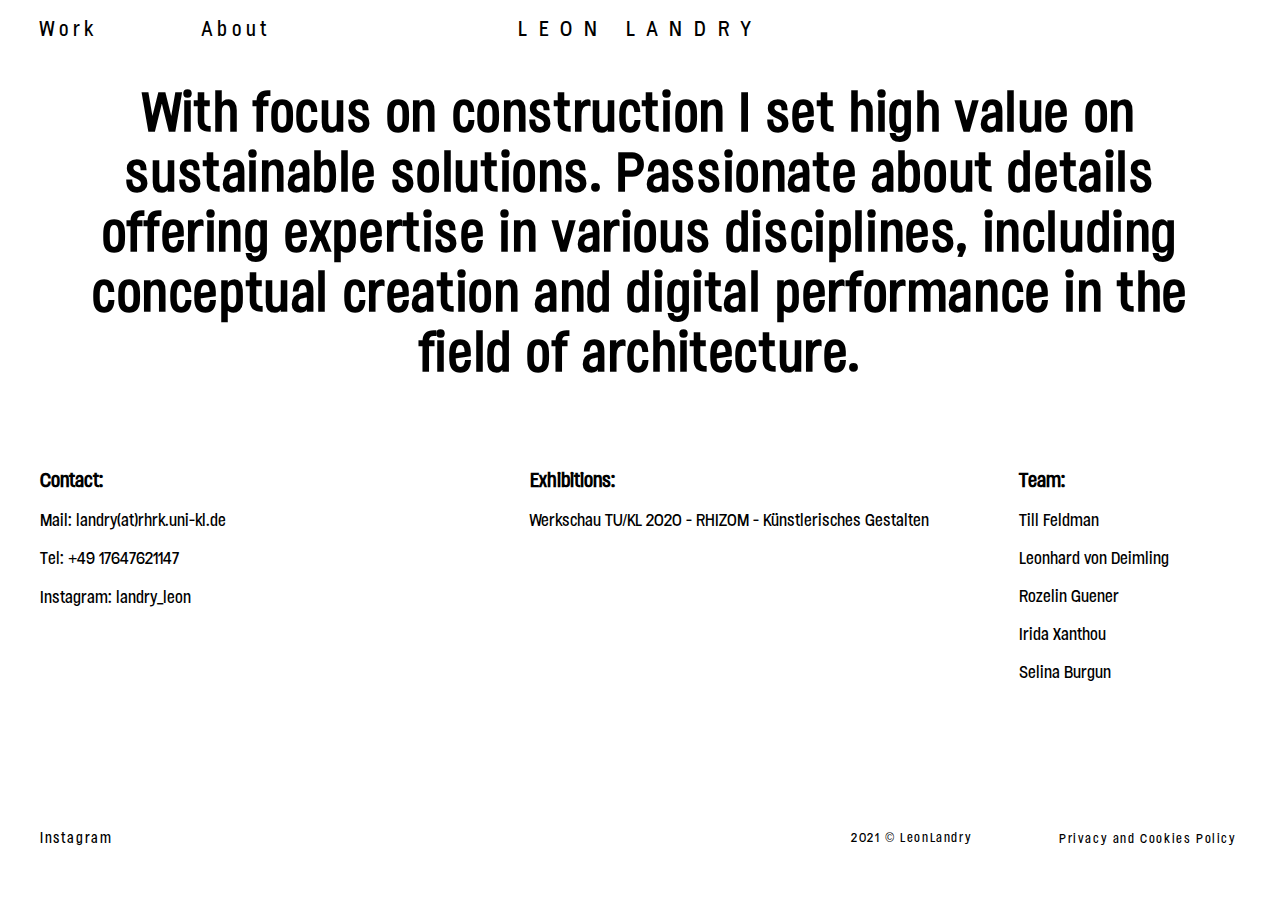
<file: about.html>
<!DOCTYPE html>
<html lang="en">
<head>
  <meta charset="utf-8" />
  <meta name="viewport" content="width=device-width,initial-scale=1.0">
  <title>Leon Landry | About</title>
  <link rel="shortcut icon" href="/img/favicon2.png">
  <link rel="apple-touch-icon" href="apple-touch-icon.png">
  <link rel="shortcut icon" href="touch-icon-android.png" sizes="196x196">
  <link rel="stylesheet" href="CSS/main.css">  
</head>
<body>

<body class="bodyclass" id="bodyid">

<header class="header">

     <p class="header-title">
      <a href="https://leonlandry.com/index.html"><span>Leon Landry</span></a>
    </p>
  <a class="menu-toggle" id="menu-toggle" href="#menu">Menu
    <p class="menupoint" id="menupointid"></p> 
  </a>
<nav class="menu" id="navMenu">
  <ul id="nav-ul">
    <li class="menu-item">
      <a rel="work" href="https://leonlandry.com/allprojects.html">Work</a>
    </li>
    <li class="menu-item">
      <a rel="about" href="https://leonlandry.com/about.html">About</a>
    </li>
  </ul>
  <address id="address" class="studio-address-on-mobile">
    <div class="text typo-sans typo-medium">
      <p>
        Leon Landry<br>
        Glockenstrasse 67  <span class="menu-bullet"></span><br>
        Kaiserslautern <span class="menu-bullet"></span> 
      </p>
      <p>
        <a href="tel:+">+4917647621147</a><br>
        <a href="landry(at)rhrk.uni-kl.de">landry(at)rhrk.uni-kl.de</a>
        <br> DE / ES / EN
      </p>
      <p>
        <a href="https://instagram.com/landry_leon" target="_blank">Instagram</a>
      </p>
    </div>
  </address>
</nav>
  </header>
<div class="about">
  <div class="internalabout">
    <h2>
    With focus on construction I set high value on sustainable solutions.
    Passionate about details offering expertise in various disciplines, including conceptual creation and digital performance in the field of architecture.
    </h2>
  </div>
</div>
<div class="holdingcontainer">
  <div class="internalcontainerA"></p><br> 
    <h3>Contact:</h3><br>
    <p class="studiolist">Mail: landry(at)rhrk.uni-kl.de</p><br>
    <p class="studiolist">Tel: +49 17647621147</p><br>
    <p class="studiolist">Instagram: landry_leon</p><br>
  </div>
  <div class="internalcontainerL"> 
    <p class="headline"></p><br> 
  <h3>Exhibitions:</h3><br>
   <a href="https://leonlandry.com/rhizom.html" class="studiolist">Werkschau TU/KL 2020 - RHIZOM - Künstlerisches Gestalten</a><br>
  </div>
  <div class="internalcontainerR">
    <p class="headline"></p><br> 
  <h3>Team:</h3><br>
   <a href="https://leonlandry.com/team.html" class="studiolist"><p>Till Feldman</p></a><br>
   <a href="https://leonlandry.com/team.html" class="studiolist"><p>Leonhard von Deimling</p></a><br>
   <a href="https://leonlandry.com/team.html" class="studiolist"><p>Rozelin Guener</p></a><br>
   <a href="https://leonlandry.com/team.html" class="studiolist"><p>Irida Xanthou</p></a><br>
   <a href="https://leonlandry.com/team.html" class="studiolist"><p>Selina Burgun</p></a><br>
  </div>
</div>
</body>
<footer>
    <p class="instagram">
    <a href="https://instagram.com/landry_leon" target="_blank">Instagram</a>
    </p>
    <p class="copyright">
    <a><span>2021 © LeonLandry</span></a>
    </p>
  <p class="privacy">
    <a href="https://leonlandry.com/Privacy.html">Privacy and Cookies Policy</a>
    </p>
  <button onclick="topFunction()" id="myBtn" class="mybtn" title="Go to top"></button> 
  </footer>
<script src="JS/script.js"></script>
</html>
</file>
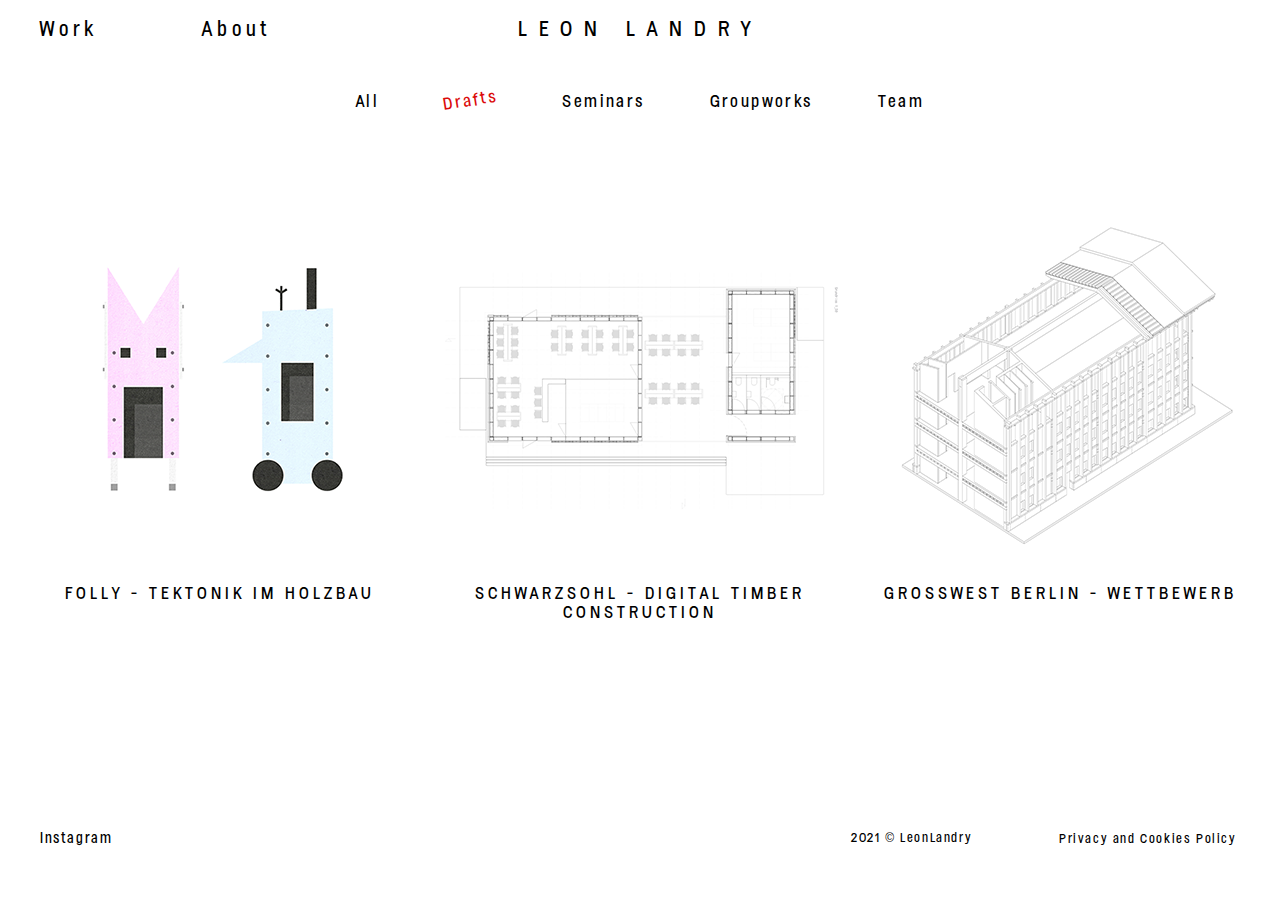
<file: drafts.html>
<!DOCTYPE html>
<html lang="en">
<head>
  <meta charset="utf-8" />
  <meta name="viewport" content="width=device-width,initial-scale=1.0">
  <title>Leon Landry | Drafts</title>
  <link rel="shortcut icon" href="/img/favicon2.png">
  <link rel="apple-touch-icon" href="apple-touch-icon.png">
  <link rel="shortcut icon" href="touch-icon-android.png" sizes="196x196">
  <link rel="stylesheet" href="CSS/main.css"> 
</head>
<body class="bodyclass" id="bodyid">
<header class="header" id="index">
     <p class="header-title">
      <a href="https://leonlandry.com/index.html"><span>Leon Landry</span></a>
    </p>
    <a class="menu-toggle" id="menu-toggle" href="#menu">Menu
    <p class="menupoint" id="menupointid"></p> 
  </a> <nav class="menu" id="navMenu">
  <ul id="nav-ul">
    <li class="menu-item">
      <a rel="work" href="https://leonlandry.com/allprojects.html">Work</a>
    </li>
    <li class="menu-item">
      <a rel="about" href="https://leonlandry.com/about.html">About</a>
    </li>
  </ul>
  <address id="address" class="on-mobile">
    <div>
      <p>
        Leon Landry<br>
        Glockenstrasse 67  <span class="bullet"></span><br>
        Kaiserslautern <span class="bullet"></span> 
      </p>
      <p>
        <a href="tel:+">+4917647621147</a><br>
        <a href="landry@rhrk.uni-kl.de">landry@rhrk.uni-kl.de</a>
        <br> DE / ES / EN
      </p>
      <p>
        <a href="https://instagram.com/landry_leon" target="_blank">Instagram</a>
      </p>
    </div>
  </address>
</nav>
  </header>
  <main>
    <ul class="workclass" id="workclass">
      <li class="menu-item">
        <a rel="video" href="https://leonlandry.com/allprojects.html">All</a>
      </li>
      <li class="activePage">
        <a rel="video" href="https://leonlandry.com/drafts.html">Drafts</a>
      </li>
      <li class="menu-item">
        <a rel="magazines" href="https://leonlandry.com/seminars.html">Seminars</a>
      </li>
      <li class="menu-item">
        <a rel="studio" href="https://leonlandry.com/groupworks.html">Groupworks</a>
      </li>
      <li class="menu-item">
        <a rel="studio" href="https://leonlandry.com/Team.html">Team</a>
      </li>
    </ul>
  </main>
</body>
    <div class="project-list">
      
            <figure class="project" data-size="1x2">
        <a href="https://leonlandry.com/folly.html">
        <p class="project-image">
          <picture>
    
            <!-- SIZES PICTURES ADJUST -->
            <source media="(min-width: 2000px)" srcset="IMG/ENTWURF_2/folly_front_1000x1000.png">
            <source media="(min-width: 1300px)" srcset="IMG/ENTWURF_2/folly_front_500x500.png">
            <source media="(min-width: 400px)" srcset="IMG/ENTWURF_2/folly_front_396x396.png">
        
                <source srcset="IMG/ENTWURF_2/folly_front_396x396.png">
        
          <!-- IMAGE FALLBACK in case picture element is not supported -->
          <img src="IMG/ENTWURF_2/folly_front_396x396.png" class="hover-shadow preview" alt="">
          </picture>
        </p>
        <figcaption class="project-info">
          <p>FOLLY - TEKTONIK IM HOLZBAU</p>
          </figcaption>
        </a>
      </figure>
      
      <figure class="project" data-size="1x2">
        <a href="https://leonlandry.com/schwarzsohl.html">
        <p class="project-image">
         <picture>
            <!-- SIZES PICTURES ADJUST -->
            <source media="(min-width: 2000px)" srcset="IMG\ENTWURF_1.0\Schwarzsohl_cover_1000.png">
            <source media="(min-width: 1300px)" srcset="IMG\ENTWURF_1.0\Schwarzsohl_cover_500.png">
            <source media="(min-width: 400px)" srcset="IMG\ENTWURF_1.0\Schwarzsohl_cover_396.png">
        
                <source srcset="IMG\ENTWURF_1.0\Schwarzsohl_cover_396.png">
        
          <!-- IMAGE FALLBACK in case picture element is not supported -->
          <img src="IMG\ENTWURF_1.0\Schwarzsohl_cover_396.png" class="hover-shadow preview" alt="">
          </picture>
        </p>
        <figcaption class="project-info">
          <p>SCHWARZSOHL - DIGITAL TIMBER CONSTRUCTION</p>
          </figcaption>
        </a>
      </figure>

      <figure class="project" data-size="1x2">
        <a href="https://leonlandry.com/groswest.html">
        <p class="project-image">
          <picture>
  
            <!-- SIZES PICTURES ADJUST -->
            <source media="(min-width: 2000px)" srcset="IMG/ENTWURF_1/schnittaxo_groswest_x1000.png">
            <source media="(min-width: 1300px)" srcset="IMG/ENTWURF_1/schnittaxo_groswest_x500.png">
            <source media="(min-width: 400px)" srcset="IMG/ENTWURF_1/schnittaxo_groswest_x396.png">
        
                <source srcset="IMG/ENTWURF_1/schnittaxo_groswest_x396.png">
        
          <!-- IMAGE FALLBACK in case picture element is not supported -->
          <img src="IMG/ENTWURF_1/schnittaxo_groswest_x396.png" class="hover-shadow preview" alt="">
          </picture> 
        </p>
        <figcaption class="project-info">
          <p>GROSSWEST BERLIN - WETTBEWERB</p>
          </figcaption>
        </a>
      </figure>
    </div>
<footer>
    <p class="instagram">
    <a href="https://instagram.com/landry_leon" target="_blank">Instagram</a>
    </p>
    <p class="copyright">
    <a><span>2021 © LeonLandry</span></a>
    </p>
    <p class="privacy">
      <a href="Privacy.html">Privacy and Cookies Policy</a>
      </p>
  <button onclick="topFunction()" id="myBtn" class="mybtn" title="Go to top"></button> 
  </footer>
  <script src="JS/script.js"></script>
</html>
</file>
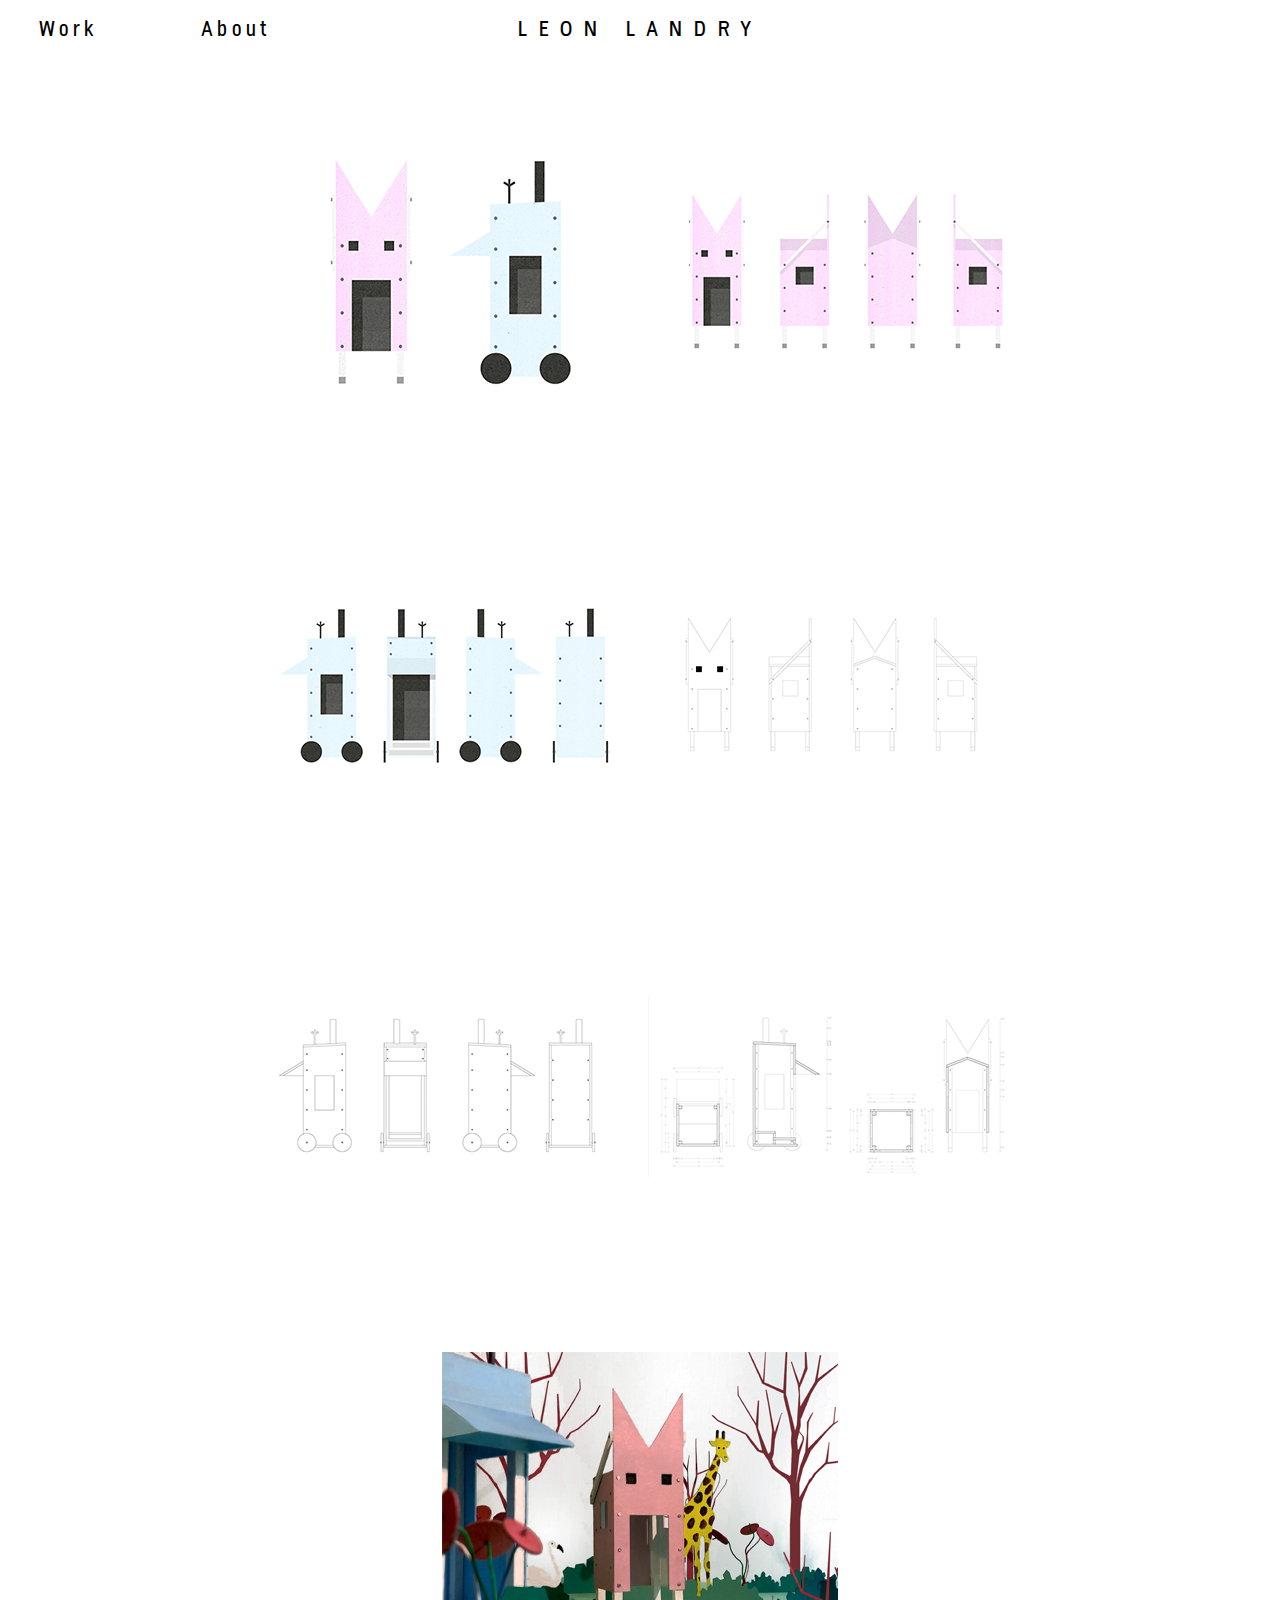
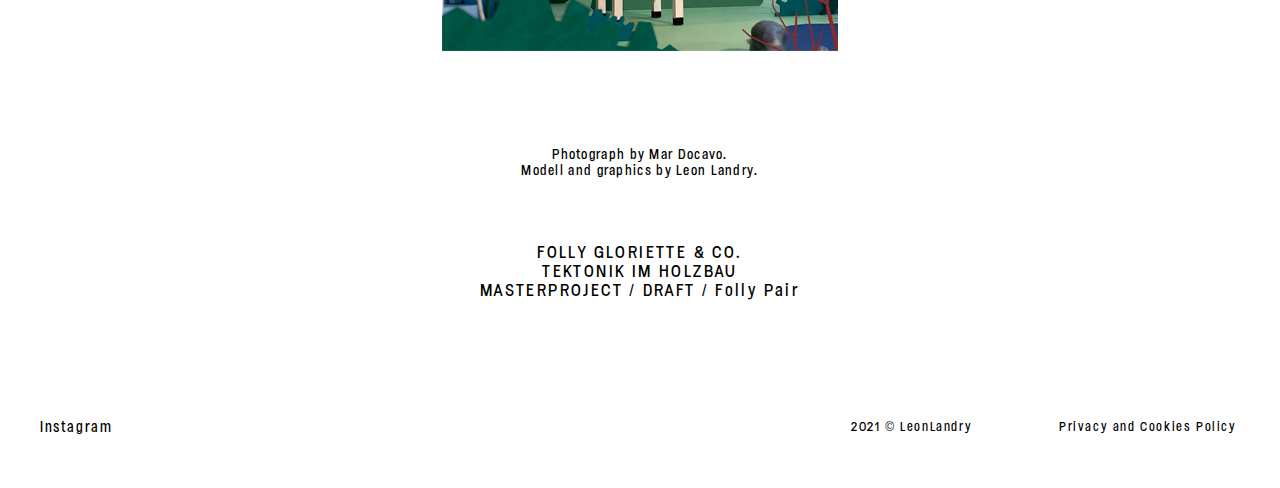
<file: folly.html>
<!DOCTYPE html>
<html lang="en">
<head>
  <meta charset="utf-8" />
  <meta name="viewport" content="width=device-width,initial-scale=1.0">
  <title>Leon Landry | Folly</title>
  <link rel="shortcut icon" href="/img/favicon2.png">
  <link rel="apple-touch-icon" href="apple-touch-icon.png">
  <link rel="shortcut icon" href="touch-icon-android.png" sizes="196x196">
  <link rel="stylesheet" href="CSS/main.css">  
  <link rel="stylesheet" href="CSS/gallery.css"> 
  <script src="JS/gallery.js"></script>
</head>
<body class="bodyclass" id="bodyid">
<!-- HEADER -->
<header class="header">

     <p class="header-title" id="headerid">
      <a href="https://leonlandry.com/index.html"><span>Leon Landry</span></a>
    </p> 
  <a class="menu-toggle" id="menu-toggle" href="#menu">Menu
    <p class="menupoint" id="menupointid"></p> 
  </a>
<nav class="menu" id="navMenu">
  <ul id="nav-ul">
    <li class="menu-item">
      <a rel="work" href="https://leonlandry.com/allprojects.html">Work</a>
    </li>
    <li class="menu-item">
      <a rel="about" href="https://leonlandry.com/about.html">About</a>
    </li>
  </ul>
  <address id="address" class="on-mobile">
    <div>
      <p>
        Leon Landry<br>
        Glockenstrasse 67  <span class="bullet"></span><br>
        Kaiserslautern <span class="bullet"></span> 
      </p>
      <p>
        <a href="tel:+">+4917647621147</a><br>
        <a href="landry@rhrk.uni-kl.de">landry@rhrk.uni-kl.de</a>
        <br> DE / ES / EN
      </p>
      <p>
        <a href="https://instagram.com/landry_leon" target="_blank">Instagram</a>
      </p>
    </div>
  </address>
</nav>
  </header>
<body>
<!-- ALL PICTURES -->
  <div id="rowid" class="row">
<!-- 1. Picture -->
    <div class="col" onclick="openLightbox();toSlide(1)">
    <picture>

    <!-- SIZES PICTURES ADJUST -->
    <source media="(min-width: 2000px)" srcset="IMG/ENTWURF_2/folly_front_1000x1000.png">
    <source media="(min-width: 1300px)" srcset="IMG/ENTWURF_2/folly_front_500x500.png">
    <source media="(min-width: 400px)" srcset="IMG/ENTWURF_2/folly_front_396x396.png">

        <source srcset="IMG/ENTWURF_2/folly_front_396x396.png">

  <!-- IMAGE FALLBACK in case picture element is not supported -->
  <img src="IMG/ENTWURF_2/folly_front_396x396.png" onclick="openLightbox();toSlide(1)" class="hover-shadow preview" alt="">
  </picture>
    </div>
<!-- 2. Picture -->
<div class="col" onclick="openLightbox();toSlide(2)">
    <picture>

    <!-- SIZES PICTURES ADJUST -->
    <source media="(min-width: 2000px)" srcset="IMG/ENTWURF_2/folly_2_1000x1000.png">
    <source media="(min-width: 1300px)" srcset="IMG/ENTWURF_2/folly_2_500x500.png">
    <source media="(min-width: 400px)" srcset="IMG/ENTWURF_2/folly_2_396x396.png">

        <source srcset="IMG/ENTWURF_2/folly_2_396x396.png">

  <!-- IMAGE FALLBACK in case picture element is not supported -->
  <img src="IMG/ENTWURF_2/folly_2_396x396.png" onclick="openLightbox();toSlide(2)" class="hover-shadow preview" alt="">
  </picture>
    </div>
<!-- 3. Picture -->
<div class="col"onclick="openLightbox();toSlide(3)" class="hover-shadow preview" alt="">
    <picture>

 <!-- SIZES PICTURES ADJUST -->
 <source media="(min-width: 2000px)" srcset="IMG/ENTWURF_2/folly_3_1000x1000.png">
 <source media="(min-width: 1300px)" srcset="IMG/ENTWURF_2/folly_3_500x500.png">
 <source media="(min-width: 400px)" srcset="IMG/ENTWURF_2/folly_3_396x396.png">

     <source srcset="IMG/ENTWURF_2/folly_3_396x396.png">

<!-- IMAGE FALLBACK in case picture element is not supported -->
<img src="IMG/ENTWURF_2/folly_3_396x396.png" onclick="openLightbox();toSlide(3)" class="hover-shadow preview" alt="">
</picture>
 </div>

<!-- 4. Picture -->
<div class="col" onclick="openLightbox();toSlide(4)" class="hover-shadow preview" alt="">
    <picture loading="lazy">

 <!-- SIZES PICTURES ADJUST -->
 <source media="(min-width: 2000px)" srcset="IMG/ENTWURF_2/folly_4_1000x1000.png">
 <source media="(min-width: 1300px)" srcset="IMG/ENTWURF_2/folly_4_500x500.png">
 <source media="(min-width: 400px)" srcset="IMG/ENTWURF_2/folly_4_396x396.png">

     <source srcset="IMG/ENTWURF_2/folly_4_396x396.png">

<!-- IMAGE FALLBACK in case picture element is not supported -->
<img src="IMG/ENTWURF_2/folly_4_396x396.png" onclick="openLightbox();toSlide(4)" class="hover-shadow preview" alt="">
</picture>
 </div>

<!-- 5. Picture -->
<div class="col" onclick="openLightbox();toSlide(5)" class="hover-shadow preview" alt="">
    <picture loading="lazy">

 <!-- SIZES PICTURES ADJUST -->
 <source media="(min-width: 2000px)" srcset="IMG/ENTWURF_2/folly_5_1000x1000.png">
 <source media="(min-width: 1300px)" srcset="IMG/ENTWURF_2/folly_5_500x500.png">
 <source media="(min-width: 400px)" srcset="IMG/ENTWURF_2/folly_5_396x396.png">

     <source srcset="IMG/ENTWURF_2/folly_5_396x396.png">

<!-- IMAGE FALLBACK in case picture element is not supported -->
<img src="IMG/ENTWURF_2/folly_5_396x396.png" onclick="openLightbox();toSlide(5)" class="hover-shadow preview" alt="">
</picture>
 </div>


<!-- 6. Picture -->
<div class="col" onclick="openLightbox();toSlide(6)" class="hover-shadow preview" alt="">
    <picture loading="lazy">

 <!-- SIZES PICTURES ADJUST -->
 <source media="(min-width: 2000px)" srcset="IMG/ENTWURF_2/folly_6_1000x1000.png">
 <source media="(min-width: 1300px)" srcset="IMG/ENTWURF_2/folly_6_500x500.png">
 <source media="(min-width: 400px)" srcset="IMG/ENTWURF_2/folly_6_396x396.png">

     <source srcset="IMG/ENTWURF_2/folly_6_396x396.png">

<!-- IMAGE FALLBACK in case picture element is not supported -->
<img src="IMG/ENTWURF_2/folly_6_396x396.png"  onclick="openLightbox();toSlide(6)" class="hover-shadow preview" alt="">
</picture>
 </div>

<!-- 7. Picture -->
<div class="col" onclick="openLightbox();toSlide(7)" class="hover-shadow preview" alt="">
    <picture loading="lazy">

 <!-- SIZES PICTURES ADJUST -->
 <source media="(min-width: 2000px)" srcset="IMG/ENTWURF_2/folly_7_1000x1000.png">
 <source media="(min-width: 1300px)" srcset="IMG/ENTWURF_2/folly_7_500x500.png">
 <source media="(min-width: 400px)" srcset="IMG/ENTWURF_2/folly_7_396x396.png">

     <source srcset="IMG/ENTWURF_2/folly_7_396x396.png">

<!-- IMAGE FALLBACK in case picture element is not supported -->
<img src="IMG/ENTWURF_2/folly_7_396x396.png"  onclick="openLightbox();toSlide(7)" class="hover-shadow preview" alt="">
</picture>
 </div>

</div>


  

<!-- LIGHTBOX GALLERIE -->
<div id="Lightbox" class="modal">
  
    <span id="close-pointer" class="close pointer" onclick="closeLightbox()">&times;</span>
    <div class="modal-content">
      <div class="slide">
        <img src="IMG/ENTWURF_2/orginal/Folly_1_large.png" class="image-slide" alt="" />
      </div>
      <div class="slide">
        <img src="IMG/ENTWURF_2/orginal/Folly_2_large.png" class="image-slide" alt="" />
      </div>    
      <div class="slide">
        <img src="IMG/ENTWURF_2/orginal/Folly_3_large.png" class="image-slide" alt="" />
      </div>
      <div class="slide">
        <img src="IMG/ENTWURF_2/orginal/Folly_4_large.png" class="image-slide" alt="" />
      </div>
      <div class="slide">
        <img src="IMG/ENTWURF_2/orginal/Folly_5_large.png" class="image-slide" alt="" />
      </div>
      <div class="slide">
        <img src="IMG/ENTWURF_2/orginal/Folly_6_large.png" class="image-slide" alt="" />
      </div>
      <div class="slide">
        <img src="IMG/ENTWURF_2/Folly_7_1500x1500.png" class="image-slide" alt="" />
      </div>
      <section id="layer"></section>
    </div>
    
    <div class="directiontext">
      <a class="prev" onclick="changeSlide(-1)"><p class="textprev">PREV</p></a>
      <a id="next" class="nex" onclick="changeSlide(1)"><p class="textnex">NEXT</p></a>
      <a id="again" class="again" onclick="changeSlide(1)"><p class="textag">AGAIN</p></a>
    </div>
    <!-- LIGHTBOX: DOTS -->
<div class="dots" id="dots">
      <div class="dot" onclick="toSlide(1)"></div>
      <div class="dot" onclick="toSlide(2)"></div>
      <div class="dot" onclick="toSlide(3)"></div>
      <div class="dot" onclick="toSlide(4)"></div>
      <div class="dot" onclick="toSlide(5)"></div>
      <div class="dot" onclick="toSlide(6)"></div>
      <div class="dot" onclick="toSlide(7)"></div>
</div> 
  <a class="infogallery" id="infogalleryid" href="#info">INFO
        <p class="INFGLLRY" id="INFGLLRY">
    FOLLY GLORIETTE & CO.<br>
  TEKTONIK IM HOLZBAU<br>
  MASTERPROJECT / DRAFT / Folly Pair</p> 
         </a>
  </div>
<div id="info" class="madebyinfo">
  <p class="madebyinfo">
    <p3>Photograph by <a href="https://mardocavo.com/" target="_blank" class="studiolist">Mar Docavo</a>.<br>
    Modell and graphics by Leon Landry.<br></p3>
  </p>
</div>
<div id="madebyid" class="madeby">
  <p class="madeby"><p5>
  FOLLY GLORIETTE & CO.<br>
  TEKTONIK IM HOLZBAU<br>
  MASTERPROJECT / DRAFT / Folly Pair</p5></p>
</div>

<!-- FOOTER -->
<footer>
    <p class="instagram">
    <a href="https://instagram.com/landry_leon" target="_blank">Instagram</a>
    </p>
    <p class="copyright">
    <a><span>2021 © LeonLandry</span></a>
    </p>
    <p class="privacy">
      <a href="https://leonlandry.com/Privacy.html">Privacy and Cookies Policy</a>
      </p>
  <button onclick="topFunction()" id="myBtn" class="mybtn" title="Go to top"></button> 
  </footer>
</body>
<script src="JS/script.js"></script> 
<script src="JS/infogallery.js"></script>
</html>
</file>
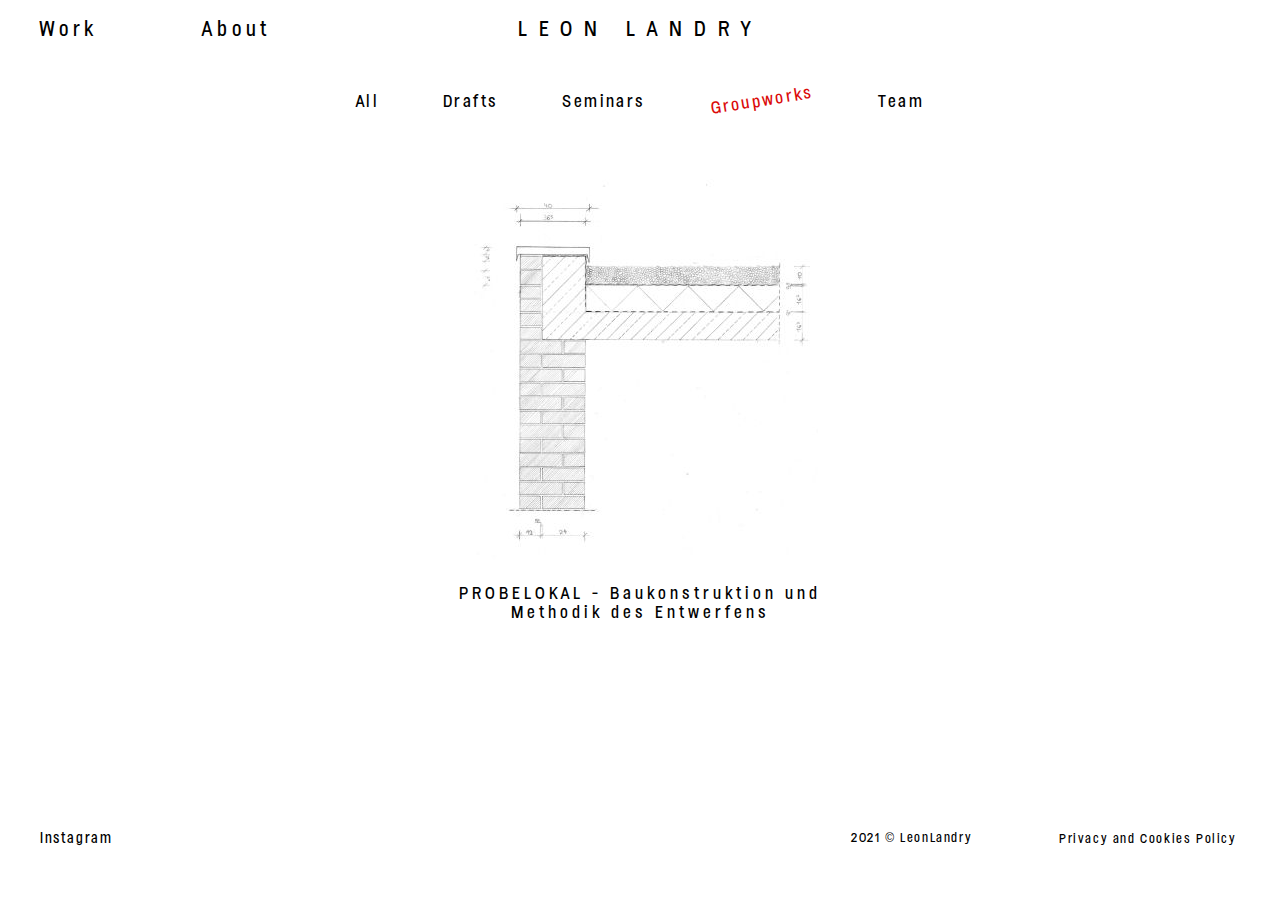
<file: groupworks.html>
<!DOCTYPE html>
<html lang="en">
<head>
  <meta charset="utf-8" />
  <meta name="viewport" content="width=device-width,initial-scale=1.0">
  <title>Leon Landry | Groupworks</title>
  <link rel="shortcut icon" href="/img/favicon2.png">
  <link rel="apple-touch-icon" href="apple-touch-icon.png">
  <link rel="shortcut icon" href="touch-icon-android.png" sizes="196x196">
  <link rel="stylesheet" href="CSS/main.css">  
</head>
<body class="bodyclass" id="bodyid">
<header class="header" id="index">
     <p class="header-title">
      <a href="https://leonlandry.com/index.html"><span>Leon Landry</span></a>
    </p>
    <a class="menu-toggle" id="menu-toggle" href="#menu">Menu
    <p class="menupoint" id="menupointid"></p> 
  </a> <nav class="menu" id="navMenu">
  <ul id="nav-ul">
    <li class="menu-item">
      <a rel="work" href="https://leonlandry.com/allprojects.html">Work</a>
    </li>
    <li class="menu-item">
      <a rel="about" href="https://leonlandry.com/about.html">About</a>
    </li>
  </ul>
  <address id="address" class="on-mobile">
    <div>
      <p>
        Leon Landry<br>
        Glockenstrasse 67  <span class="bullet"></span><br>
        Kaiserslautern <span class="bullet"></span> 
      </p>
      <p>
        <a href="tel:+">+4917647621147</a><br>
        <a href="landry@rhrk.uni-kl.de">landry@rhrk.uni-kl.de</a>
        <br> DE / ES / EN
      </p>
      <p>
        <a href="https://instagram.com/landry_leon" target="_blank">Instagram</a>
      </p>
    </div>
  </address>
</nav>
  </header>
  <main>
    <ul class="workclass" id="workclass">
      <li class="menu-item">
        <a rel="video" href="https://leonlandry.com/allprojects.html">All</a>
      </li>
      <li class="menu-item">
        <a rel="video" href="https://leonlandry.com/drafts.html">Drafts</a>
      </li>
      <li class="menu-item">
        <a rel="magazines" href="https://leonlandry.com/seminars.html">Seminars</a>
      </li>
      <li class="activePage">
        <a rel="Groupworks" href="https://leonlandry.com/groupworks.html">Groupworks</a>
      </li>
      <li class="menu-item">
        <a rel="studio" href="https://leonlandry.com/Team.html">Team</a>
      </li>
    </ul>
  </main>
</body>

    <div class="project-list">
      
            <figure class="project" data-size="1x2">
        <a href="https://leonlandry.com/probelokal.html">
        <p class="project-image">
          <picture>
    
            <!-- SIZES PICTURES ADJUST -->
            <source media="(min-width: 2000px)" srcset="IMG/ENTWURF_G/detail_1000x1000.jpg">
            <source media="(min-width: 1300px)" srcset="IMG/ENTWURF_G/detail_500x500.jpg">
            <source media="(min-width: 400px)" srcset="IMG/ENTWURF_G/detail_396x396.jpg">
        
                <source srcset="IMG/ENTWURF_G/detail_396x396.jpg">
        
          <!-- IMAGE FALLBACK in case picture element is not supported -->
          <img src="IMG/ENTWURF_G/detail_396x396.jpg" class="hover-shadow preview" alt="">
          </picture>
        </p>
        <figcaption class="project-info">
          <p>PROBELOKAL - Baukonstruktion und Methodik des Entwerfens </p>
          </figcaption>
        </a>
      </figure>
      
    </div> 
<footer>
    <p class="instagram">
    <a href="https://instagram.com/landry_leon" target="_blank">Instagram</a>
    </p>
    <p class="copyright">
    <a><span>2021 © LeonLandry</span></a>
    </p>
    <p class="privacy">
      <a href="https://leonlandry.com/Privacy.html">Privacy and Cookies Policy</a>
      </p>
  <button onclick="topFunction()" id="myBtn" class="mybtn" title="Go to top"></button> 
  </footer>
<script src="JS/script.js"></script>
</html>
</file>
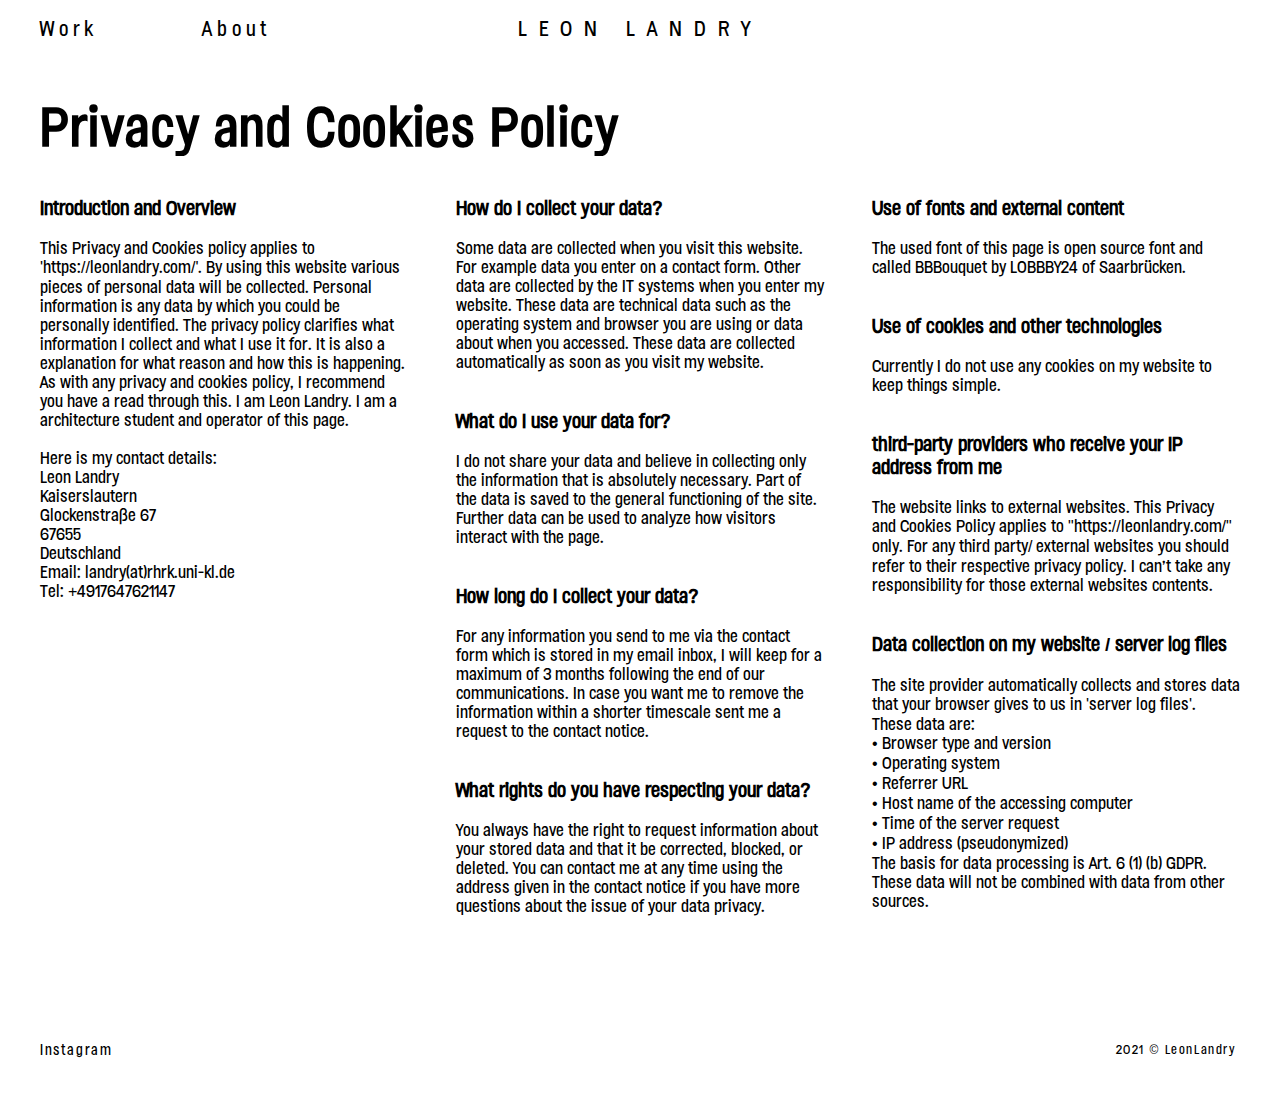
<file: Privacy.html>
<!DOCTYPE html>
<html lang="en">
<head>
  <meta charset="utf-8" />
  <meta name="viewport" content="width=device-width,initial-scale=1.0">
  <title>Leon Landry | Privacy and Cookies Policy </title>
  <link rel="shortcut icon" href="/img/favicon2.png">
  <link rel="apple-touch-icon" href="apple-touch-icon.png">
  <link rel="shortcut icon" href="touch-icon-android.png" sizes="196x196">
  <link rel="stylesheet" href="CSS/main.css">  
  <link rel="stylesheet" href="CSS/privacy.css">  
  <link rel="stylesheet" href="CSS/gallery.css"> 
  <script src="JS/gallery.js"></script>
</head>
<body class="bodyclass" id="bodyid">
<header class="header">
     <p class="header-title">
      <a href="https://leonlandry.com/index.html"><span>Leon Landry</span></a>
    </p>
    <a class="menu-toggle" id="menu-toggle" href="#menu">Menu
    <p class="menupoint" id="menupointid"></p> 
  </a>
<nav class="menu" id="navMenu">
  <ul id="nav-ul">
    <li class="menu-item">
      <a rel="work" href="https://leonlandry.com/allprojects.html">Work</a>
    </li>
    <li class="menu-item">
      <a rel="about" href="https://leonlandry.com/about.html">About</a>
    </li>
  </ul>
  <address id="address" class="studio-address-on-mobile">
    <div class="text typo-sans typo-medium">
      <p>
        Leon Landry<br>
        Glockenstrasse 67  <span class="menu-bullet"></span><br>
        Kaiserslautern <span class="menu-bullet"></span> 
      </p>
      <p>
        <a href="tel:+">+4917647621147</a><br>
        <a href="landry@rhrk.uni-kl.de">landry@rhrk.uni-kl.de</a>
        <br> DE / ES / EN
      </p>
      <p>
        <a href="https://instagram.com/landry_leon" target="_blank">Instagram</a>
      </p>
    </div>
  </address>
</nav>
  </header>
  <div class="headline2">
  <h2>
Privacy and Cookies Policy
  </h2>
  </div>
<div class="holdingcontainer2">
  <div class="internalcontainerA2">
    <h3>
Introduction and Overview
  </h3><br>
  <p>
This Privacy and Cookies policy applies to 'https://leonlandry.com/'. By using this website various pieces of personal data will be collected.
Personal information is any data by which you could be personally identified.
The privacy policy clarifies what information I collect and what I use it for. It is also a explanation for what reason and how this is happening.
As with any privacy and cookies policy, I recommend you have a read through this.
I am Leon Landry. I am a architecture student and operator of this page.<br><br> 
Here is my contact details:<br>
Leon Landry <br>
Kaiserslautern <br>
Glockenstraße 67<br>
67655 <br>
Deutschland <br>
Email: landry(at)rhrk.uni-kl.de <br>
Tel: +4917647621147<br>
</p>
</div>
  
  <div class="internalcontainerL2"> 
    <h3>
How do I collect your data?
  </h3><br>
<p>
Some data are collected when you visit this website. For example data you enter on a contact form.
Other data are collected by the IT systems when you enter my website. These data are technical data such as the operating system and browser you are using or data about when you accessed. 
These data are collected automatically as soon as you visit my website.
<br><br><br>

    <h3>
What do I use your data for?
  </h3><br>

I do not share your data and believe in collecting only the information that is absolutely necessary.
Part of the data is saved to the general functioning of the site. Further data can be used to analyze how visitors interact with the page.<br><br><br>

<h3>
How long do I collect your data?
  </h3><br>
For any information you send to me via the contact form which is stored in my email inbox, I will keep for a maximum of 3 months following the end of our communications. 
In case you want me to remove the information within a shorter timescale sent me a request to the contact notice.<br><br><br>
 

<h3>
What rights do you have respecting your data?
  </h3><br>
    You always have the right to request information about your stored data and that it be corrected, blocked, or deleted. 
    You can contact me at any time using the address given in the contact notice if you have more questions about the issue of your data privacy.
 </p> 
  </div>
  
  <div class="internalcontainerR2">
    <p>
    <h3>
Use of fonts and external content
  </h3><br>
The used font of this page is open source font and called BBBouquet by LOBBBY24 of Saarbrücken. 
<br><br><br>
    <h3>
Use of cookies and other technologies
  </h3><br>
Currently I do not use any cookies on my website to keep things simple.<br><br><br>

<h3>
third-party providers who receive your IP address from me
</h3><br>
<p> 
The website links to external websites. This Privacy and Cookies Policy applies to "https://leonlandry.com/" only. 
For any third party/ external websites you should refer to their respective privacy policy. 
I can’t take any responsibility for those external websites contents.
<br><br><br>
</p> 
<h3>
Data collection on my website / server log files
</h3><br>
<p> 
The site provider automatically collects and stores data that your browser gives to us in 'server log files'. These data are: <br>

• Browser type and version <br>
• Operating system <br>
• Referrer URL <br>
• Host name of the accessing computer <br>
• Time of the server request <br>
• IP address (pseudonymized) <br>
    
The basis for data processing is Art. 6 (1) (b) GDPR.
These data will not be combined with data from other sources.
    </p>
  </div>
</div>  
  
<!-- FOOTER -->
<footer>
    <p class="instagram">
    <a href="https://instagram.com/landry_leon" target="_blank">Instagram</a>
    </p>
    <p class="copyright">
    <a><span>2021 © LeonLandry</span></a>
    </p>
  <button onclick="topFunction()" id="myBtn" class="mybtn" title="Go to top"></button> 
  </footer>
</body>
<script src="JS/script.js"></script> <!-- JS -->
</html>
</file>
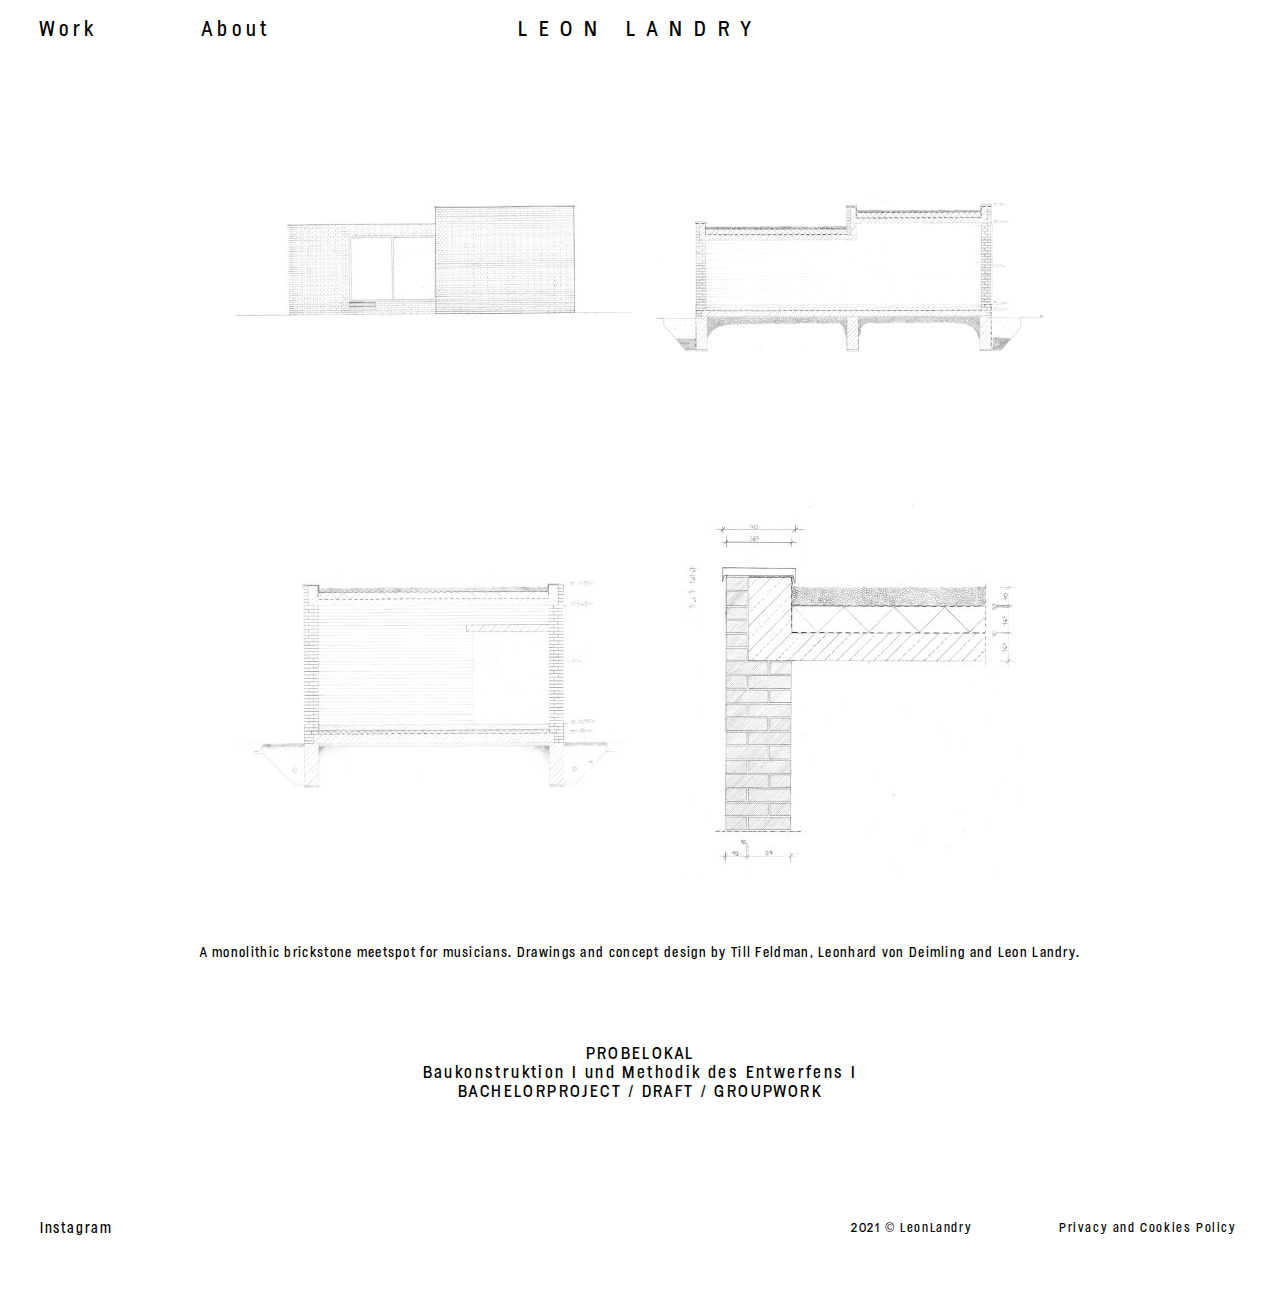
<file: Probelokal.html>
<!DOCTYPE html>
<html lang="en">
<head>
  <meta charset="utf-8" />
  <meta name="viewport" content="width=device-width,initial-scale=1.0">
  <title>Leon Landry | Probelokal</title>
  <link rel="shortcut icon" href="/img/favicon2.png">
  <link rel="apple-touch-icon" href="apple-touch-icon.png">
  <link rel="shortcut icon" href="touch-icon-android.png" sizes="196x196">
  <link rel="stylesheet" href="CSS/main.css">  
  <link rel="stylesheet" href="CSS/gallery.css"> 
  <script src="JS/gallery.js"></script>
</head>
<body class="bodyclass" id="bodyid">
<!-- HEADER -->
<header class="header">

     <p class="header-title" id="headerid">
      <a href="https://leonlandry.com/index.html"><span>Leon Landry</span></a>
    </p> 
  <a class="menu-toggle" id="menu-toggle" href="#menu">Menu
    <p class="menupoint" id="menupointid"></p> 
  </a>
<nav class="menu" id="navMenu">
  <ul id="nav-ul">
    <li class="menu-item">
      <a rel="work" href="https://leonlandry.com/allprojects.html">Work</a>
    </li>
    <li class="menu-item">
      <a rel="about" href="https://leonlandry.com/about.html">About</a>
    </li>
  </ul>
  <address id="address" class="on-mobile">
    <div>
      <p>
        Leon Landry<br>
        Glockenstrasse 67  <span class="bullet"></span><br>
        Kaiserslautern <span class="bullet"></span> 
      </p>
      <p>
        <a href="tel:+">+4917647621147</a><br>
        <a href="landry@rhrk.uni-kl.de">landry@rhrk.uni-kl.de</a>
        <br> DE / ES / EN
      </p>
      <p>
        <a href="https://instagram.com/landry_leon" target="_blank">Instagram</a>
      </p>
    </div>
  </address>
</nav>
  </header>
<body>
<!-- ALL PICTURES -->
  <div id="rowid" class="row">
<!-- 1. Picture -->
    <div class="col" onclick="openLightbox();toSlide(1)">
    <picture>

    <!-- SIZES PICTURES ADJUST -->
    <source media="(min-width: 2000px)" srcset="IMG/ENTWURF_G/Ansicht_1_1000x1000.jpg">
    <source media="(min-width: 1300px)" srcset="IMG/ENTWURF_G/Ansicht_1_500x500.jpg">
    <source media="(min-width: 400px)" srcset="IMG/ENTWURF_G/Ansicht_1_396x396.jpg">

        <source srcset="IMG/ENTWURF_G/Ansicht_1_396x396.jpg">

  <!-- IMAGE FALLBACK in case picture element is not supported -->
  <img src="IMG/ENTWURF_G/Ansicht_1_396x396.jpg" onclick="openLightbox();toSlide(1)" class="hover-shadow preview" alt="">
  </picture>
    </div>
<!-- 2. Picture -->
<div class="col" onclick="openLightbox();toSlide(2)">
    <picture>

    <!-- SIZES PICTURES ADJUST -->
    <source media="(min-width: 2000px)" srcset="IMG/ENTWURF_G/Schnitt_2_1000x1000.jpg">
    <source media="(min-width: 1300px)" srcset="IMG/ENTWURF_G/Schnitt_2_500x500.jpg">
    <source media="(min-width: 400px)" srcset="IMG/ENTWURF_G/Schnitt_2_396x396.jpg">

        <source srcset="IMG/ENTWURF_G/Schnitt_2_396x396.jpg">

  <!-- IMAGE FALLBACK in case picture element is not supported -->
  <img src="IMG/ENTWURF_G/Schnitt_2_396x396.jpg" onclick="openLightbox();toSlide(2)" class="hover-shadow preview" alt="">
  </picture>
    </div>
    
<!-- 3. Picture -->
    <div class="col" onclick="openLightbox();toSlide(3)">
        <picture>
    
        <!-- SIZES PICTURES ADJUST -->
        <source media="(min-width: 2000px)" srcset="IMG/ENTWURF_G/Schnitt_1_1000x1000.jpg">
        <source media="(min-width: 1300px)" srcset="IMG/ENTWURF_G/Schnitt_1_500x500.jpg">
        <source media="(min-width: 400px)" srcset="IMG/ENTWURF_G/Schnitt_1_396x396.jpg">
    
            <source srcset="IMG/ENTWURF_G/Schnitt_1_396x396.jpg">
    
      <!-- IMAGE FALLBACK in case picture element is not supported -->
      <img src="IMG/ENTWURF_G/Schnitt_1_396x396.jpg" onclick="openLightbox();toSlide(3)" class="hover-shadow preview" alt="">
      </picture>
        </div>

<!-- 4. Picture -->
<div class="col" onclick="openLightbox();toSlide(4)" class="hover-shadow preview" alt="">
    <picture loading="lazy">

 <!-- SIZES PICTURES ADJUST -->
 <source media="(min-width: 2000px)" srcset="IMG/ENTWURF_G/detail_1000x1000.jpg">
 <source media="(min-width: 1300px)" srcset="IMG/ENTWURF_G/detail_500x500.jpg">
 <source media="(min-width: 400px)" srcset="IMG/ENTWURF_G/detail_396x396.jpg">

     <source srcset="IMG/ENTWURF_G/detail_396x396.jpg">

<!-- IMAGE FALLBACK in case picture element is not supported -->
<img src="IMG/ENTWURF_G/detail_396x396.jpg" onclick="openLightbox();toSlide(4)" class="hover-shadow preview" alt="">
</picture>
 </div>
    </div>


  

<!-- LIGHTBOX GALLERIE -->
<div id="Lightbox" class="modal">
  
    <span id="close-pointer" class="close pointer" onclick="closeLightbox()">&times;</span>
    <div class="modal-content">
      <div class="slide">
        <img src="IMG/ENTWURF_G/Ansicht_1_1500x1500.jpg" class="image-slide" alt="" />
      </div>
      <div class="slide">
        <img src="IMG/ENTWURF_G/Schnitt_2_1500x1500.jpg" class="image-slide" alt="" />
      </div>    
      <div class="slide">
        <img src="IMG/ENTWURF_G/Schnitt_1_1500x1500.jpg" class="image-slide" alt="" />
      </div>
      <div class="slide">
        <img src="IMG/ENTWURF_G/detail_1500x1500.jpg" class="image-slide" alt="" />
      </div>
      <section id="layer"></section>
    </div>
    
    <div class="directiontext">
      <a class="prev" onclick="changeSlide(-1)"><p class="textprev">PREV</p></a>
      <a id="next" class="nex" onclick="changeSlide(1)"><p class="textnex">NEXT</p></a>
      <a id="again" class="again" onclick="changeSlide(1)"><p class="textag">AGAIN</p></a>
    </div>
    <!-- LIGHTBOX: DOTS -->
<div class="dots" id="dots">
      <div class="dot" onclick="toSlide(1)"></div>
      <div class="dot" onclick="toSlide(2)"></div>
      <div class="dot" onclick="toSlide(3)"></div>
      <div class="dot" onclick="toSlide(4)"></div>
</div> 
  <a class="infogallery" id="infogalleryid" href="#info">INFO
    
 <p class="INFGLLRY" id="INFGLLRY">
  PROBELOKAL<br>
  Baukonstruktion I und Methodik des Entwerfens I <br>
  BACHELORPROJECT / DRAFT / GROUPWORK </p></a>
  </div>
    
<div id="info" class="madebyinfo">
  <p class="madebyinfo">
    A monolithic brickstone meetspot for musicians.
    Drawings and concept design by Till Feldman, Leonhard von Deimling and Leon Landry.<br></p3>
  </p>
</div><br>
  
<div id="madebyid" class="madeby">
  <p class="madeby"><p5>
    PROBELOKAL<br>
    Baukonstruktion I und Methodik des Entwerfens I <br>
  BACHELORPROJECT / DRAFT / GROUPWORK</p5></p>
</div>

<!-- FOOTER -->
<footer>
    <p class="instagram">
    <a href="https://instagram.com/landry_leon" target="_blank">Instagram</a>
    </p>
    <p class="copyright">
    <a><span>2021 © LeonLandry</span></a>
    </p>
    <p class="privacy">
      <a href="https://leonlandry.com/Privacy.html">Privacy and Cookies Policy</a>
      </p>
  <button onclick="topFunction()" id="myBtn" class="mybtn" title="Go to top"></button> 
  </footer>
</body>
<script src="JS/script.js"></script> 
<script src="JS/infogallery.js"></script>
</html>
</file>
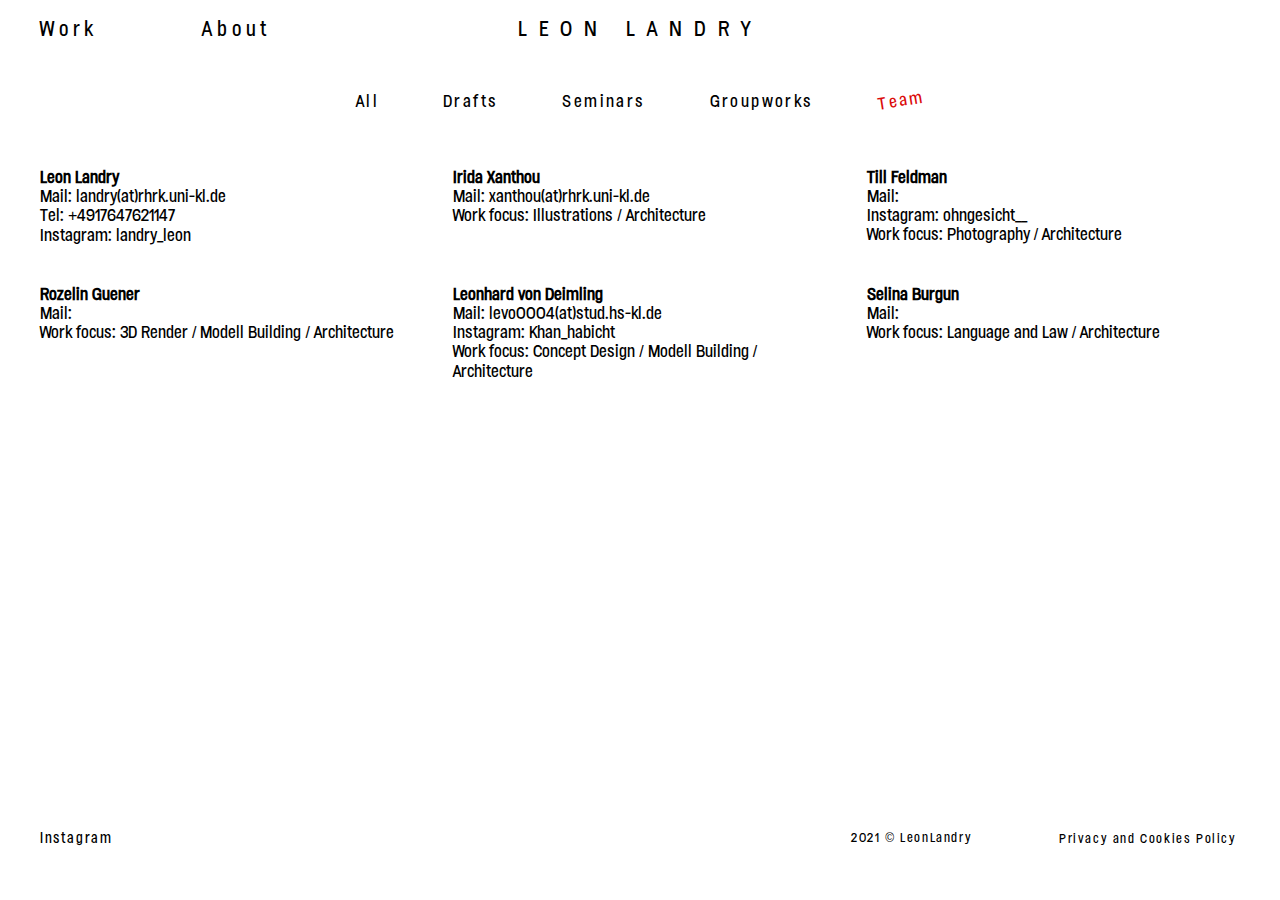
<file: team.html>
<!DOCTYPE html>
<html lang="en">
<head>
  <meta charset="utf-8" />
  <meta name="viewport" content="width=device-width,initial-scale=1.0">
  <title>Leon Landry | Team</title>
  <link rel="shortcut icon" href="/img/favicon2.png">
  <link rel="apple-touch-icon" href="apple-touch-icon.png">
  <link rel="shortcut icon" href="touch-icon-android.png" sizes="196x196">
  <link rel="stylesheet" href="CSS/main.css">  
  <link rel="stylesheet" href="CSS/team.css">  
</head>
<body class="bodyclass" id="bodyid">
<header class="header" id="index">
     <p class="header-title">
      <a href="https://leonlandry.com/index.html"><span>Leon Landry</span></a>
    </p>
    <a class="menu-toggle" id="menu-toggle" href="#menu">Menu
    <p class="menupoint" id="menupointid"></p> 
  </a> <nav class="menu" id="navMenu">
  <ul id="nav-ul">
    <li class="menu-item">
      <a rel="work" href="https://leonlandry.com/allprojects.html">Work</a>
    </li>
    <li class="menu-item">
      <a rel="about" href="https://leonlandry.com/about.html">About</a>
    </li>
  </ul>
  <address id="address" class="studio-address-on-mobile">
    <div class="text typo-sans typo-medium">
      <p>
        Leon Landry<br>
        Glockenstrasse 67  <span class="menu-bullet"></span><br>
        Kaiserslautern <span class="menu-bullet"></span> 
      </p>
      <p>
        <a href="tel:+">+4917647621147</a><br>
        <a href="landry@rhrk.uni-kl.de">landry@rhrk.uni-kl.de</a>
        <br> DE / ES / EN
      </p>
      <p>
        <a href="https://instagram.com/landry_leon" target="_blank">Instagram</a>
      </p>
    </div>
  </address>
</nav>
  </header>
  <main>
    <ul class="workclass" id="workclass">
      <li class="menu-item">
        <a rel="all" href="https://leonlandry.com/allprojects.html">All</a>
      </li>
      <li class="menu-item">
        <a rel="drafts" href="https://leonlandry.com/drafts.html">Drafts</a>
      </li>
      <li class="menu-item">
        <a rel="magazines" href="https://leonlandry.com/seminars.html">Seminars</a>
      </li>
      <li class="menu-item">
        <a rel="groupworks" href="https://leonlandry.com/groupworks.html">Groupworks</a>
      </li>
      <li class="activePage">
        <a rel="team" href="https://leonlandry.com/Team.html">Team</a>
      </li>
    </ul>
  </main>



<div class="team-wrapper">
  <div class="team1">
    <h4>Leon Landry</h4>
    <p> 
    Mail: landry(at)rhrk.uni-kl.de<br> 
    Tel: +4917647621147<br> 
    Instagram: <a href="https://www.instagram.com/landry_leon/" class="studiolist">landry_leon</a><br>
    </p>
  </div>
  
  <div class="team2">
    <h4>Irida Xanthou</h4>
    <p> 
    Mail: xanthou(at)rhrk.uni-kl.de <br> 
    Work focus: Illustrations / Architecture <br>
    </p>
  </div>
  
  <div class="team3">
    <h4>Till Feldman</h4>
    <p> 
    Mail: <br> 
    Instagram: <a href="https://www.instagram.com/ohngesicht__/" target="_blank" class="studiolist"> ohngesicht__</a> <br>
    Work focus: Photography / Architecture <br></p>
  </div> 
  
  <div class="team1">
    <h4>Rozelin Guener</h4>
    <p> 
    Mail:<br> 
    Work focus: 3D Render / Modell Building / Architecture<br>
    </p>
  </div>
  
  <div class="team2">
    <h4>Leonhard von Deimling</h4>
    <p> 
    Mail: levo0004(at)stud.hs-kl.de<br>
    Instagram: <a href="https://www.instagram.com/khan_habicht/" target="_blank" class="studiolist">Khan_habicht</a> <br>
    Work focus: Concept Design / Modell Building / Architecture<br>
    </p>
  </div>
  
  <div class="team3">
    <h4>Selina Burgun</h4>
     <p> 
    Mail:<br>
    Work focus: Language and Law / Architecture<br>
    </p>
</div>
</div>
</body>
<footer>
    <p class="instagram">
    <a href="https://instagram.com/landry_leon" target="_blank">Instagram</a>
    </p>
    <p class="copyright">
    <a><span>2021 © LeonLandry</span></a>
    </p>
    <p class="privacy">
      <a href="https://leonlandry.com/Privacy.html">Privacy and Cookies Policy</a>
      </p>
  <button onclick="topFunction()" id="myBtn" class="mybtn" title="Go to top"></button> 
  </footer>
<script src="JS/script.js"></script>
</html>
</file>
<file: CSS/main.css>
html{-webkit-tap-highlight-color: transparent;-webkit-user-select: none;-ms-user-select: none;user-select: none;}*{margin: 0%;padding: 0%;box-sizing: border-box;}
figure, figure img, picture{ display: flex;} 
figure{position: relative;margin: .5rem .25rem 2.75rem .25rem;}@font-face{font-family: "BBBouquet-Regular";src: url("Font/BBBouquet-Regular.woff2") format("woff2"),url("Font/BBBouquet-Regular.woff") format("woff");}
h,h1,h2,h3,h4,h5,h6,a,p,p1,p2,p3,p4,p5,p6{font-family:BBBouquet-Regular,Futura,Trebuchet MS,Arial,sans-serif;}
body#bodyid.bodyclass.show{overflow: hidden;} 
body{width: 100%;height: 100%;min-height: 100vh;background: white;color: black;display: flex;flex-direction: column;font-family: BBBouquet-Regular,Futura,Trebuchet MS,Arial,sans-serif;font-size: 1rem;}
footer, header{font-family: Trebuchet MS;}main ul li a{font-family: BBBouquet-Regular,Futura,Trebuchet MS,Arial,sans-serif;font-size: 1rem;letter-spacing: .15rem;font-weight: lighter;}
.balkencontainer{display: flex;flex-direction: column;width: 100%;height: 1.5rem;justify-content: center;align-items: center;margin-top: -.45em;}
.balkentext{margin-top: -1rem;display: flex;align-items: baseline;flex-direction: row;flex-wrap: nowrap;margin-left: auto;margin-right: 1%;z-index: 101;}
.balkentext h4{padding-left: .3rem;padding-right: .3rem;}.balken_2{background-color: black;width: 100%;height: 100%;}
.balken{background-color: black;width: 98%;height: 0.15rem;}
.balken2{background-color: black;width: 25%;height: 0.11rem;margin-top: 0.25rem;margin-left: auto;margin-right: 1%;}
.balken3{background-color: black;width: 17%;height: 0.11rem;margin-top: 0.25rem;margin-left: auto;margin-right: 1%;}
header{position: relative;display: flex;background-color: transparent;flex-direction: row;flex-wrap: nowrap;width: 100%;align-items: center;align-content: center;justify-content: center;}
.header-title {position: relative;display: flex;align-content: center;text-align: center;align-items: center;justify-content: center;text-transform: uppercase;z-index: 1000;height: 3.5rem;font-weight: lighter;letter-spacing: .6em;}
.header-title a span{color: black;font-size: 1.25rem;height: 100%;text-align: center;box-sizing:border-box;display: block;float: none;line-height: normal;position: static;z-index: auto;}
.header-title p{color: black;text-decoration: none;list-style-type: none;}nav .menu{display: flex;flex: 1;}
.header-title a{text-decoration: none;list-style-type: none;letter-spacing: .33em;text-decoration: none;padding-top: 1em;padding-bottom: 1em; font-size: 2.25rem;}
p.menupoint{height: 8px;position: absolute;text-indent: -100rem;width: 8px;border-radius: 8px;cursor: pointer;z-index: 1000;background-color: black;}
.menu-toggle{display: none;position: absolute;left: 0;text-indent: -100rem;width: 3em;padding-top: 1em;padding-bottom: 1em;align-items: center;justify-content: center;justify-items: center;}
nav.menu li{display: flex;align-content: center;text-align: center;align-items: center;flex-direction: row;letter-spacing: .3rem;padding-right: 4rem;padding-left: 4rem;}
li.menu-item a{color: black;text-decoration: none;list-style-type: none;}li.menu-item a:hover{color:rgb(219, 10, 10);}
nav.menu ul{display: flex;height: 100%;width: 100%;}nav.menu ul li{padding-left:2.5rem;}
nav.menu{background-size: 1rem 1rem;bottom: 0;height: 100%;position: absolute;width: 100%;z-index: 101;}
address{display: none;font-size: 1.25rem;text-decoration: none;text-decoration-style: none;color: black;letter-spacing: .3rem;width: 100ch;height: auto;width: 100%;}
address div p a{font-size: 1.25rem;text-decoration: none;text-decoration-style: none;color: black;align-content: center;text-align: center;align-items: center;}

#address.studio-address-on-mobile{font-size: 0.6rem;}
#address.studio-address-on-mobile p a{font-size: .6rem;}
#address.on-mobile{font-size: 0.6rem;}
#address.on-mobile p a{font-size: .6rem;}

#menupointid.show{background: url("black-cross.png") no-repeat;background-size: 100%;background-color: transparent;height: 1.05rem;width: 1.05rem;} 
#menu.show{display: none;}
#navMenu.show{left: 0;right: 0;top: 0; bottom: 0;font-size: 1.75rem;letter-spacing: .6rem;min-width: 100vw;width: 100%;min-height: 100vh;display: flex;flex-direction: column;align-content: center;align-items: center;z-index: 101;background-color: rgb(219, 10, 10);}
#nav-ul.show{transform: translateY(40%);display: flex;flex-direction: column;align-items: center;flex-wrap: nowrap;width: 100%;height: auto;margin-top: auto;}
#nav-ul.show li{margin: 1.5rem;}
#nav-ul.show li.activePage a{color: black;z-index:101;}
#nav-ul.show li.activePage a:hover{color: white;z-index:102;}
#nav-ul.show li.menu-item a{color: black;}
#nav-ul.show li.menu-item a:hover, #address.show li.menu-item a:hover{color: white;} 
#address.show{transform: translateY(100%);color: black;background-color: rgb(219, 10, 10);display: flex;flex-direction: column;flex-wrap: nowrap;align-items: center;justify-content: center;align-content: center;text-decoration: none;height: auto;width: 55%;margin-top: auto;margin-bottom: 80%;}
#address.show li a{color: black;}
.workclass{ display: flex;justify-content: center;}
main{display: flex;justify-content: center;background-color: transparent;height: auto;width: 100%;color: black;letter-spacing: .1rem;padding-left:.75rem;padding-right:.75rem;}
main ul{display: flex;flex-direction: row;flex-wrap: wrap;align-content:center;align-items: center;text-align: center; margin-top:1rem; }
main ul li{display: block;padding: 1rem 2rem 1rem 2rem;list-style-type: none;}
main ul li:hover{list-style-type: circle;color: rgb(219, 10, 10);}
.footer-wrapper{height: auto;min-height: 20vh;display: flex;align-content: flex-end;} 
footer{margin-top: auto;color: white;display: flex;flex-direction: row;width: 100%;padding-top: 5rem;padding-bottom: 3rem;padding-left: 2.5rem;letter-spacing: .1rem;font-size: .75em;}
footer p a {color: black;text-decoration: none;}
.instagram{height: 1rem;display: flex;align-content: space-around;align-items: center;margin-right: 3.5%;margin-top: .5%;margin-bottom: .5%;font-size: .85rem;}
.copyright{height: 1rem;display: flex;align-content: center;align-items: center;margin-right: 3.5%;margin-top: .5%;margin-bottom: .5%;}
.privacy{height: 1rem;display: flex;align-content: space-around;align-items: center;margin-top: .5%;margin-bottom: .5%;}
#myBtn{ display: none;     width: 0;
    height: 0;
    border-top: 0.2rem solid white;
    border-right: .5rem solid white;
    border-bottom: 1rem solid black;
    border-left: .5rem solid white;
    align-content: space-around;
    align-items: center;
    cursor: pointer;
}#myBtn:hover{ 
    border-bottom: 1rem solid rgb(219, 10, 10);}
.wrapper{margin-top: 2rem;text-align: center;font-size: 3rem;padding: 0 1em 0 1em;}
.project-list{padding: 2.25rem 0 2.25rem 0;display: flex;flex-direction: row;flex-wrap: wrap;justify-content: center;justify-items: center;}
.project-list-index{padding: 2.25rem 0 2.25rem 0;display: flex;flex-direction: row;flex-wrap: wrap;justify-content: center;justify-items: center;}
.project-image{margin: .5rem;}
.activePage a {color: rgb(219, 10, 10);text-decoration: none;}
.activePage{transform: rotate(-0.025turn);transition-timing-function: ease;}
.project-image img{width: 100%;height: 100%;}
.project-info{color: black;text-decoration: none;list-style-type: none;    position: absolute;top: 0;left: 0;right: 0;bottom: 0;}
.project-info p {position: absolute;width: auto;min-width: 100%;left: 0;padding: 100% 1.5rem 0 1.5rem; text-align: center;letter-spacing: .25rem;} 
.about{width: 100%;background: white;height: auto;padding-left: 1.5rem;padding-right: 1.5rem;padding-top: .25rem; padding-bottom: .25rem;display: flex;align-items: center;align-content: center;text-align: center;justify-content: center;font-size: 3em;}
a.studiolist{display: inline;color: black;text-decoration: none;}
#workclass li:hover{color: rgb(219, 10, 10);}
p.project-image:hover, .project-info:hover{color: rgb(219, 10, 10);}
.internalabout{background: white;align-items: center;align-content: center;text-align: center;justify-content: center;margin: .5rem;padding: .8rem;}
.holdingcontainer {width: 100%;background: white;height: auto;padding: 1rem;display: flex;flex-direction: row;margin-top: auto;}
.internalcontainerA {flex: 2;background: white;margin: .5rem;padding: 1rem;}
.internalcontainerL {flex: 2;background: white;margin: .5rem;padding: 1rem;}
.internalcontainerR {flex: 1;background: white;margin: .5rem;padding: 1rem;}
.madeby{margin: .5rem;padding: .5rem;letter-spacing: .15em;font-size: 1em;}
.madebyinfo{display: flex;width: auto;align-items: center;text-align: center;justify-content: center;margin: .5rem;padding: .5rem;letter-spacing: .1em;font-size: 0.9em;}
figure.project-index:hover{transform: translateY(0)}
figure.project-index:hover:before{opacity: 1;}
figure.project-index:hover .project-info-index:hover{opacity: 1;transform: translateY(0);}
figure.project-index{position: relative;}
figure.project-index:before{content: '';position: absolute;display: block;width: 100%;height: 100%;background: transparent;z-index: 2;transition: 0.3s;opacity: 0;box-shadow: inset 0 0 0 0.15rem black;}
figcaption.project-info-index{position: absolute;top: 0;left: 0;right:0;padding: 5% 0 0 5%;;width: 100%;height: 100%;}
.project-index .project-info-index{position: absolute;z-index: 3;opacity: 0;transform: translateY(0);transition: 0.1s;}
.project-info-index p{margin: 0;letter-spacing: .1rem;}
@media screen and (max-width:330px){.header-title a span{font-size: 0.9rem;}}
@media (max-width: 950px){#nav-ul{display: none;}.balkentext{display: none;}.balken2{display: none;}.balken3{display: none;}}
@media screen and (max-width:750px){.holdingcontainer {flex-direction: column;}}
@media screen and (min-width: 440px){.project-info-index {color: black;}}
@media screen and (max-width: 440px){.project-info-index {color: transparent;}}
@media (max-width: 600px){footer{flex-wrap: wrap;flex-direction: column;}.instagram{margin-left: 0;}.copyright{margin-left: 0;}.privacy{margin-left: 0;}#myBtn{margin-left: auto;margin-right: 6%;}}
@media (max-width: 750px){figure.project-index{width: 36vw;padding:0;}}
@media (min-width: 750px){figure.project-index{width: 33vw;height: 33vh;position:relative}}
@media (min-width: 600px){footer{flex-wrap: nowrap;}.copyright{margin-left: auto;}#myBtn{margin-left: 3.5%;margin-right: 3.5%;}.privacy{margin-left: 3.5%;margin-right: 3.5%;}}
li.menu-item{font-size:1.2125rem;letter-spacing: 0;}h2{font-size:3.125rem;letter-spacing: .1rem;}

@media (min-width: 750px){
    .project-list-index{ 
        --num-cols: 2; 
        width: 90vw;
        align-self: center;
        --gap: 1.5rem; 
        --row-height: auto;        
        box-sizing: border-box; 
        padding: var(--gap); 
        display: grid; 
        grid-template-columns: repeat(var(--num-cols),1fr); 
        grid-auto-rows: var(--row-height); gap: var(--gap); } 
   figure.project-index{width: 100%;height: 100%;object-fit: cover; margin:0;}}


@media (min-width: 1000px){
    .project-list-index{ 
        --num-cols: 3;}}

/* Works on Firefox */
* {
  scrollbar-width: thin;
  scrollbar-color: black white;
}

/* Works on Chrome, Edge, and Safari */
*::-webkit-scrollbar {
  width: 8px;
}

*::-webkit-scrollbar-track {
  background: transparent;
}

*::-webkit-scrollbar-thumb {
  background-color: black;
  border-radius: 20px;
  border: 3px solid black;
}*::-webkit-scrollbar-thumb:hover {
  background-color: red;
  border-radius: 20px;
  border: 3px solid red;
}
.link-to-project{
    width:100%;
    height: 100%;
    align-items: center;
    align-content: center;
}
</file>
<file: CSS/gallery.css>
*, *:before, *:after{box-sizing: border-box;}
body{align-items:center;}
a.infogallery.show{color: black;}
p.INFGLLRY{display: none;height: 10px;position: absolute;width: 10px;cursor: pointer;z-index: 1000;background-color: transparent;}
@media screen and (min-width:50px){p.INFGLLRY{font-size: 0.75rem;}}
@media screen and (min-width:250px){p.INFGLLRY{font-size: .95rem;}}
@media screen and (min-width:350px){p.INFGLLRY{font-size: 1.25rem;}}
@media screen and (min-width:790px){p.INFGLLRY{font-size: 1.45rem;}}
@media screen and (min-width:950px){p.INFGLLRY{font-size: 1.75rem;}}
@media screen and (min-width:1050px){p.INFGLLRY{font-size: 2.05rem;}}
@media screen and (min-width:1350px){p.INFGLLRY{font-size: 2.95rem;}}
.header.show{position: fixed;top: 0;}
#INFGLLRY.show{display: flex;position: fixed;bottom: 0;left: 0;height: 40vh;width: 100vw;text-align: center;justify-content: center;align-items: center;z-index: -1;background: rgb(219, 10, 10);padding: .75rem 1rem 1.25rem 1rem;}
.infogallery{position: fixed;left: 0;padding: 1rem 1.5rem;bottom: 0;text-decoration: none;letter-spacing:.15rem;}
a.infogallery{color: rgb(219, 10, 10);}
p.infogallery.show{color: black;}
a.infogallery:hover{color: black;}
.row{display: flex;align-items: center;justify-content: center;flex-direction: row;flex-wrap: wrap;align-content: center;width: 90%;height: auto;}
.col {flex-wrap: wrap;display: flex;align-items: center;justify-content: center;cursor: pointer;margin-top: 1rem;margin-bottom: 1rem;margin-left: .5rem;margin-right: .5rem;}
.col picture img{width: 100%;height: 100%;max-width: 100%;object-fit: contain;}
.madeby{display: flex;width: auto;align-items: center;text-align: center;justify-content: center;}
@media screen and (max-width: 750px) {.row{flex-direction: column;}}
.modal{display: none;position: fixed;justify-content: center;align-items: center;z-index: 101;width: 100%;background-color: white;height: 100%;}
.modal-content{display: flex;flex-direction: column;justify-content: center;align-items: center;width: 100%;max-width: 100%;height: 100%;max-height: 75%;}
div.direction{display: flex;align-items: center;justify-content: center;text-align: center;} 
.slide{position: relative; display: none;justify-content: center;align-items: center;width: 100%;max-width: 90%;height: 100%;max-height: 100%;}
.image-slide{display: flex;justify-content: center;align-items: center;width: 100%;max-width: 90%;height: 100%;max-height: 95%;-o-object-fit: contain;object-fit: contain;}
.modal-preview{width: auto;}
div.dots{position: fixed;bottom: 1rem;right: 1rem;display: grid;grid-template-columns: 1fr 1fr 1fr;grid-template-rows: auto;grid-gap: 0.15rem;cursor: pointer;}
div.dot {
    margin: .21rem;
    cursor: pointer;
    width: .5em;
    height: .5em;
    border-radius: .25em;
    background: black;}

#layer{
    position: absolute;
    width: 100%;
    height: 80%;
}
.directiontext{
 letter-spacing: .15rem;
 color: black;
}
p.textnex:hover{
 color:  rgb(219, 10, 10);  
}
p.textprev:hover{
 color:  rgb(219, 10, 10);  
}
p.textag:hover{
 background:  rgb(219, 10, 10);  
}
.prev {
    /* z-index: -10; */
    position: fixed;
    left: 0;
    top: 4rem;
    padding: 0 44vw 60vh 1rem;
    text-decoration: none;
}
p.textprev{cursor: pointer;
padding: .5rem 0 .5rem 0;
}
.nex {
    position: fixed;
    right: 0;
    top: 4rem;
 padding: 0 1rem 60vh 44vw;
    text-decoration: none;
}
.again {
    display: none;
    position: fixed;
    right: 0;
    top: 4rem;
 padding: 0 0rem 60vh 44vw;
 text-decoration: none;
}
p.textnex{cursor: pointer;
padding: .5rem 0 .5rem 0;
}
p.textag{cursor: pointer;
padding: .5rem 1rem .5rem .5rem;
 background: black;
 color: white;}


@media screen and (max-height:450px){.directiontext{color: transparent;}.nex:hover,.prev:hover{color: transparent;}}

  div.dot:hover,div.dot:active{background: rgb(219, 10, 10);}
img.preview,img.modal-preview{opacity: 1;}
@media screen and (max-width:440px){img.preview{width: 100%;}}
img.active,.preview:hover,.modal-preview:hover{opacity: 0.8;}  
img.hover-shadow{transition: 0.3s;}
.hover-shadow:hover{box-shadow: 0 4px 8px 0 rgba(255, 255, 255, 0.2), 0 6px 20px 0 rgba(0, 0, 0, 0.2);} 
.close{color: black;height: 3rem;position: absolute;top: 0;right: 0;font-size: 2.5rem;font-weight: bold;padding: 0 1rem 0 0;z-index: 505;display:flex;text-align: center;justify-content: center;align-items: center;}
.close:hover,.close:focus{color: #999;text-decoration: none;cursor: pointer;}
.previous,.next{display: flex;justify-content: center;cursor: pointer;position: absolute;color: transparent;}
.previous{left: 0;padding: 35vh 44vw 35vh 1rem;}
.next{right: 0;padding: 35vh 1rem 35vh 44vw;}
#close-pointer:hover{color: rgb(219, 10, 10);}
</file>
<file: CSS/privacy.css>
.headline2{width: 100%;background: white;height: auto;padding-left: 2.5rem;display: flex;justify-content: left;margin-top: 2.5rem;}.holdingcontainer2 {width: 100%;background: white;height: auto;padding: 1rem;display: flex;flex-direction: row;}@media screen and (max-width:750px) {.holdingcontainer2 {flex-direction: column;}}.internalcontainerA2{flex: 1;background: white;margin: .5rem;padding: 1rem;}.internalcontainerL2{flex: 1;background: white;margin: .5rem;padding: 1rem;}.internalcontainerR2{flex: 1;background: white;margin: .5rem;padding: 1rem;}
</file>
<file: CSS/team.css>
.team-wrapper{display: grid;grid-template-columns: 1fr 1fr 1fr;grid-template-rows:auto;grid-gap: 2.5rem;padding: 2.5rem;width: 100%;align-self: center;}@media screen and (max-width:950px){.team-wrapper{display: flex;flex-direction: column;}.team1, .team2, .team3, .team4, .team5, .team6{height: auto;}};
</file>
